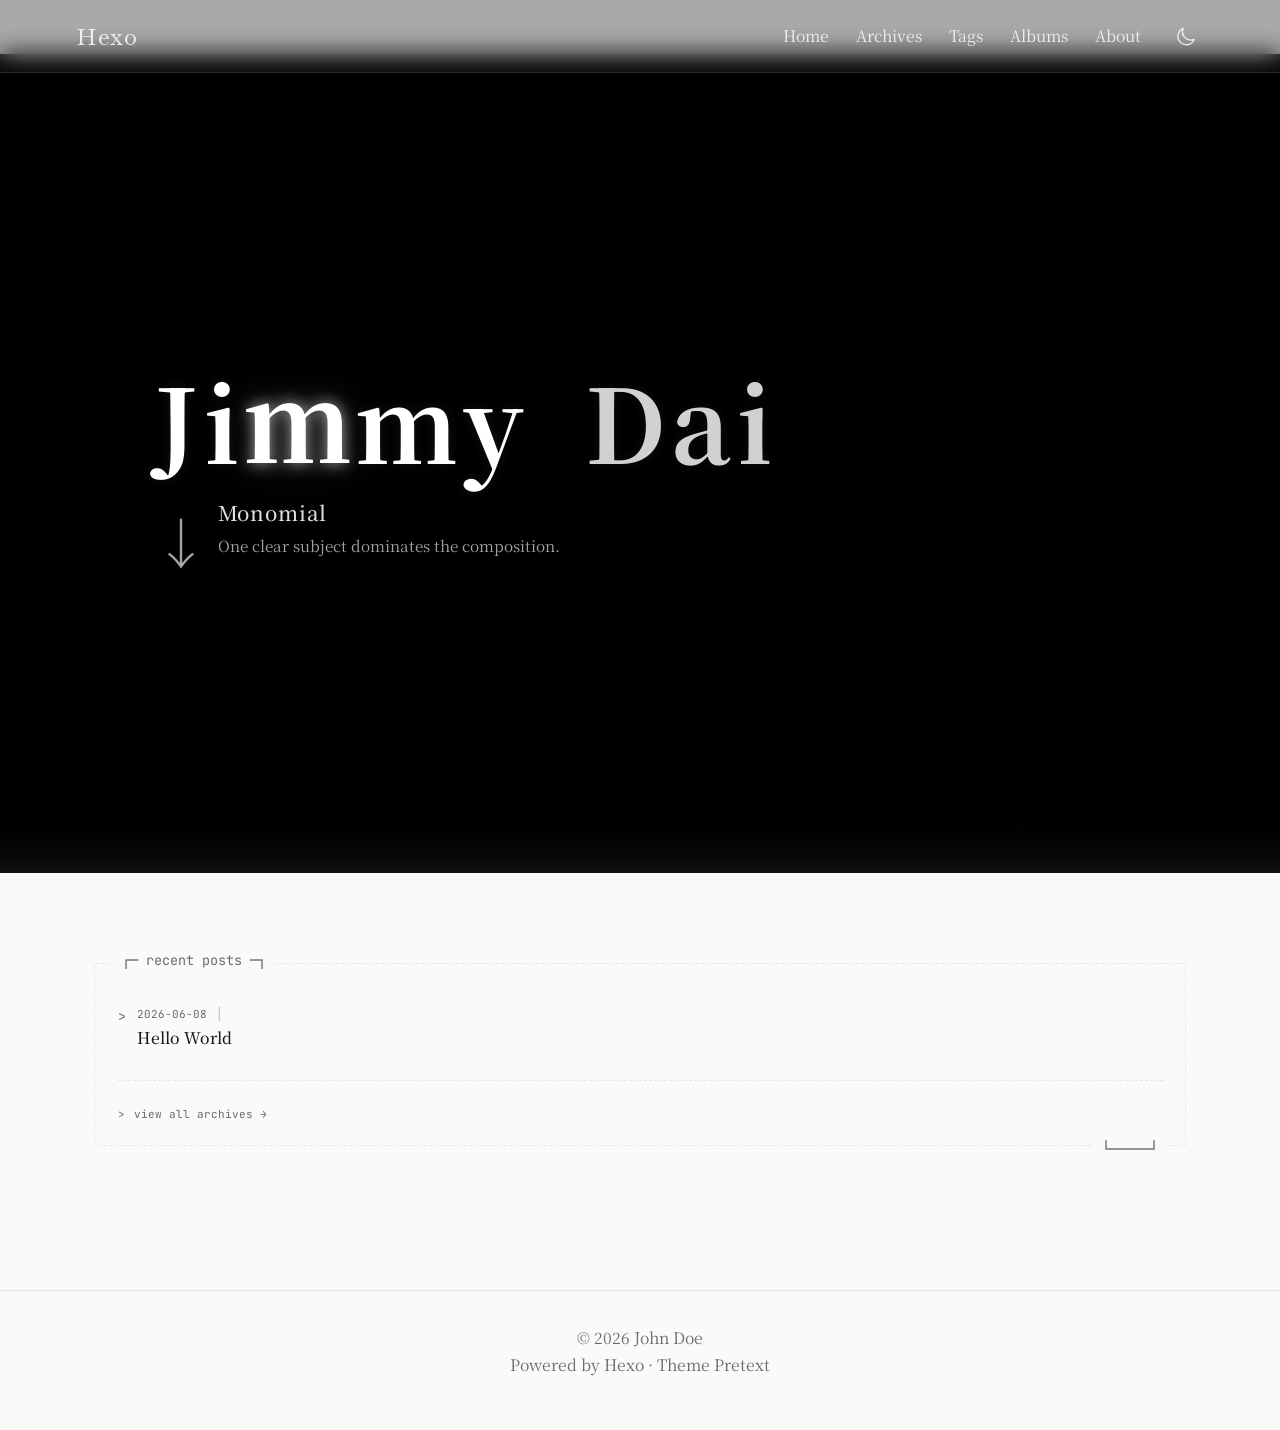
<file: index.html>
<!DOCTYPE html>
<html lang="en">
<head>
  <meta charset="utf-8">
<meta name="viewport" content="width=device-width, initial-scale=1, maximum-scale=5">
<title>Albums | Hexo</title>


<meta name="author" content="John Doe">
<meta property="og:type" content="website">
<meta property="og:title" content="Albums">
<meta property="og:site_name" content="Hexo">

<link rel="icon" href="/favicon.png" type="image/png">
<link rel="canonical" href="http://example.com/album_direct/index.html">

<link rel="alternate" href="/atom.xml" title="Hexo" type="application/atom+xml">




<link rel="preconnect" href="https://fonts.googleapis.com">
<link rel="preconnect" href="https://fonts.gstatic.com" crossorigin>
<link href="https://fonts.googleapis.com/css2?family=JetBrains+Mono:wght@400;500;700&family=Noto+Serif+JP:wght@400;500;700&family=Noto+Serif+SC:wght@400;500;700&family=Shippori+Mincho:wght@400;500;700&display=swap" rel="stylesheet">



<link rel="stylesheet" href="/css/style.css">



<script>
(function(){
  var t = localStorage.getItem('theme');
  if (t === 'dark' || (!t && window.matchMedia('(prefers-color-scheme: dark)').matches)) {
    document.documentElement.classList.add('dark');
  }
})();
</script>



<meta name="generator" content="Hexo 8.1.2"></head>
<body class="bg-bg-light dark:bg-bg-dark text-text-primary dark:text-text-primary-dark font-body leading-relaxed min-h-screen flex flex-col ">
  <header class="site-header w-full border-b border-border-light dark:border-border-dark">
  <nav class="max-w-wide mx-auto px-4 sm:px-6 lg:px-8 h-16 flex items-center justify-between">
    <a href="/" class="font-heading text-xl font-medium tracking-wide hover:text-accent dark:hover:text-accent-dark transition-colors">
      Hexo
    </a>
    <div class="flex items-center gap-6">
      <ul class="hidden sm:flex items-center gap-6 text-sm">
        
        <li>
          <a href="/" class="text-text-secondary dark:text-text-secondary-dark hover:text-accent dark:hover:text-accent-dark transition-colors">
            Home
          </a>
        </li>
        
        <li>
          <a href="/archives" class="text-text-secondary dark:text-text-secondary-dark hover:text-accent dark:hover:text-accent-dark transition-colors">
            Archives
          </a>
        </li>
        
        <li>
          <a href="/tags" class="text-text-secondary dark:text-text-secondary-dark hover:text-accent dark:hover:text-accent-dark transition-colors">
            Tags
          </a>
        </li>
        
        <li>
          <a href="/album_direct" class="text-text-secondary dark:text-text-secondary-dark hover:text-accent dark:hover:text-accent-dark transition-colors">
            Albums
          </a>
        </li>
        
        <li>
          <a href="/about" class="text-text-secondary dark:text-text-secondary-dark hover:text-accent dark:hover:text-accent-dark transition-colors">
            About
          </a>
        </li>
        
      </ul>
      <button id="dark-mode-toggle" class="p-1.5 text-text-secondary dark:text-text-secondary-dark hover:text-accent dark:hover:text-accent-dark transition-colors" aria-label="Toggle dark mode">
  <svg class="w-5 h-5 dark:hidden" fill="none" stroke="currentColor" viewBox="0 0 24 24"><path stroke-linecap="round" stroke-linejoin="round" stroke-width="1.5" d="M20.354 15.354A9 9 0 018.646 3.646 9.003 9.003 0 0012 21a9.003 9.003 0 008.354-5.646z"/></svg>
  <svg class="w-5 h-5 hidden dark:block" fill="none" stroke="currentColor" viewBox="0 0 24 24"><path stroke-linecap="round" stroke-linejoin="round" stroke-width="1.5" d="M12 3v1m0 16v1m9-9h-1M4 12H3m15.364 6.364l-.707-.707M6.343 6.343l-.707-.707m12.728 0l-.707.707M6.343 17.657l-.707.707M16 12a4 4 0 11-8 0 4 4 0 018 0z"/></svg>
</button>

      <button id="mobile-menu-btn" class="sm:hidden p-1 text-text-secondary dark:text-text-secondary-dark" aria-label="Home">
        <svg class="w-6 h-6" fill="none" stroke="currentColor" viewBox="0 0 24 24"><path stroke-linecap="round" stroke-linejoin="round" stroke-width="1.5" d="M4 6h16M4 12h16M4 18h16"/></svg>
      </button>
    </div>
  </nav>
  <div id="mobile-menu" class="sm:hidden hidden border-t border-border-light dark:border-border-dark">
    <ul class="px-4 py-3 space-y-2">
      
      <li>
        <a href="/" class="block py-1 text-sm text-text-secondary dark:text-text-secondary-dark hover:text-accent dark:hover:text-accent-dark transition-colors">
          Home
        </a>
      </li>
      
      <li>
        <a href="/archives" class="block py-1 text-sm text-text-secondary dark:text-text-secondary-dark hover:text-accent dark:hover:text-accent-dark transition-colors">
          Archives
        </a>
      </li>
      
      <li>
        <a href="/tags" class="block py-1 text-sm text-text-secondary dark:text-text-secondary-dark hover:text-accent dark:hover:text-accent-dark transition-colors">
          Tags
        </a>
      </li>
      
      <li>
        <a href="/album_direct" class="block py-1 text-sm text-text-secondary dark:text-text-secondary-dark hover:text-accent dark:hover:text-accent-dark transition-colors">
          Albums
        </a>
      </li>
      
      <li>
        <a href="/about" class="block py-1 text-sm text-text-secondary dark:text-text-secondary-dark hover:text-accent dark:hover:text-accent-dark transition-colors">
          About
        </a>
      </li>
      
    </ul>
  </div>
</header>

  <main class="flex-1 w-full max-w-wide mx-auto px-4 sm:px-6 lg:px-8 py-8 sm:py-12">
    

<section class="homepage-hero">
  <div class="hero-video-wrap">
  <video
    class="hero-bg-video"
    autoplay
    muted
    playsinline
    preload="auto"
  >
    <source src="/videos/homepage.mp4" type="video/mp4">
  </video>

  <div class="hero-dark-overlay"></div>
  <div class="film-overlay"></div>

  <div class="hero-title">
    <h1 class="hero-name" aria-label="Jimmy Dai">
      <span class="hero-letter" data-letter="J">J</span><span class="hero-letter" data-letter="I">i</span><span class="hero-letter" data-letter="M">m</span><span class="hero-letter" data-letter="M">m</span><span class="hero-letter" data-letter="Y">y</span>
      <span class="hero-dai">Dai</span>
    </h1>

    <div class="hero-scroll">↓</div>

    <div class="hero-concept">
      <div class="hero-concept-word" id="hero-concept-word">Explore freely.</div>
      <div class="hero-concept-desc" id="hero-concept-desc">Some things only appear along the way.</div>
    </div>
  </div>
</div>

<script>
document.addEventListener("DOMContentLoaded", () => {
  const video = document.querySelector(".hero-bg-video");
  const letters = document.querySelectorAll(".hero-letter");
  const conceptWord = document.querySelector("#hero-concept-word");
  const conceptDesc = document.querySelector("#hero-concept-desc");

  if (!video || !letters.length || !conceptWord || !conceptDesc) return;

  // 390-frame / 45.5s timeline generated from the new final CSV.
  const timeline = [{"start":0.0,"end":0.117,"album":"Monomial"},{"start":0.117,"end":0.233,"album":"Monomial"},{"start":0.233,"end":0.35,"album":"Monomial"},{"start":0.35,"end":0.467,"album":"Monomial"},{"start":0.467,"end":0.583,"album":"Magnitude"},{"start":0.583,"end":0.7,"album":"Jacobi Matrix"},{"start":0.7,"end":0.817,"album":"Yardstick Metric"},{"start":0.817,"end":0.933,"album":"Yardstick Metric"},{"start":0.933,"end":1.05,"album":"Mode"},{"start":1.05,"end":1.167,"album":"Intersection"},{"start":1.167,"end":1.283,"album":"Monomial"},{"start":1.283,"end":1.4,"album":"Mode"},{"start":1.4,"end":1.517,"album":"Monomial"},{"start":1.517,"end":1.633,"album":"Yardstick Metric"},{"start":1.633,"end":1.75,"album":"Monomial"},{"start":1.75,"end":1.867,"album":"Yardstick Metric"},{"start":1.867,"end":1.983,"album":"Yardstick Metric"},{"start":1.983,"end":2.1,"album":"Yardstick Metric"},{"start":2.1,"end":2.217,"album":"Intersection"},{"start":2.217,"end":2.333,"album":"Yardstick Metric"},{"start":2.333,"end":2.45,"album":"Intersection"},{"start":2.45,"end":2.567,"album":"Magnitude"},{"start":2.567,"end":2.683,"album":"Intersection"},{"start":2.683,"end":2.8,"album":"Monomial"},{"start":2.8,"end":2.917,"album":"Intersection"},{"start":2.917,"end":3.033,"album":"Monomial"},{"start":3.033,"end":3.15,"album":"Intersection"},{"start":3.15,"end":3.267,"album":"Yardstick Metric"},{"start":3.267,"end":3.383,"album":"Intersection"},{"start":3.383,"end":3.5,"album":"Magnitude"},{"start":3.5,"end":3.617,"album":"Monomial"},{"start":3.617,"end":3.733,"album":"Intersection"},{"start":3.733,"end":3.85,"album":"Mode"},{"start":3.85,"end":3.967,"album":"Jacobi Matrix"},{"start":3.967,"end":4.083,"album":"Magnitude"},{"start":4.083,"end":4.2,"album":"Monomial"},{"start":4.2,"end":4.317,"album":"Monomial"},{"start":4.317,"end":4.433,"album":"Intersection"},{"start":4.433,"end":4.55,"album":"Monomial"},{"start":4.55,"end":4.667,"album":"Monomial"},{"start":4.667,"end":4.783,"album":"Monomial"},{"start":4.783,"end":4.9,"album":"Monomial"},{"start":4.9,"end":5.017,"album":"Jacobi Matrix"},{"start":5.017,"end":5.133,"album":"Yardstick Metric"},{"start":5.133,"end":5.25,"album":"Jacobi Matrix"},{"start":5.25,"end":5.367,"album":"Intersection"},{"start":5.367,"end":5.483,"album":"Yardstick Metric"},{"start":5.483,"end":5.6,"album":"Intersection"},{"start":5.6,"end":5.717,"album":"Monomial"},{"start":5.717,"end":5.833,"album":"Monomial"},{"start":5.833,"end":5.95,"album":"Monomial"},{"start":5.95,"end":6.067,"album":"Yardstick Metric"},{"start":6.067,"end":6.183,"album":"Jacobi Matrix"},{"start":6.183,"end":6.3,"album":"Monomial"},{"start":6.3,"end":6.417,"album":"Monomial"},{"start":6.417,"end":6.533,"album":"Jacobi Matrix"},{"start":6.533,"end":6.65,"album":"Intersection"},{"start":6.65,"end":6.767,"album":"Jacobi Matrix"},{"start":6.767,"end":6.883,"album":"Monomial"},{"start":6.883,"end":7.0,"album":"Jacobi Matrix"},{"start":7.0,"end":7.117,"album":"Intersection"},{"start":7.117,"end":7.233,"album":"Monomial"},{"start":7.233,"end":7.35,"album":"Magnitude"},{"start":7.35,"end":7.467,"album":"Monomial"},{"start":7.467,"end":7.583,"album":"Monomial"},{"start":7.583,"end":7.7,"album":"Intersection"},{"start":7.7,"end":7.817,"album":"Mode"},{"start":7.817,"end":7.933,"album":"Jacobi Matrix"},{"start":7.933,"end":8.05,"album":"Jacobi Matrix"},{"start":8.05,"end":8.167,"album":"Yardstick Metric"},{"start":8.167,"end":8.283,"album":"Mode"},{"start":8.283,"end":8.4,"album":"Jacobi Matrix"},{"start":8.4,"end":8.517,"album":"Yardstick Metric"},{"start":8.517,"end":8.633,"album":"Mode"},{"start":8.633,"end":8.75,"album":"Mode"},{"start":8.75,"end":8.867,"album":"Monomial"},{"start":8.867,"end":8.983,"album":"Monomial"},{"start":8.983,"end":9.1,"album":"Jacobi Matrix"},{"start":9.1,"end":9.217,"album":"Intersection"},{"start":9.217,"end":9.333,"album":"Magnitude"},{"start":9.333,"end":9.45,"album":"Magnitude"},{"start":9.45,"end":9.567,"album":"Jacobi Matrix"},{"start":9.567,"end":9.683,"album":"Yardstick Metric"},{"start":9.683,"end":9.8,"album":"Monomial"},{"start":9.8,"end":9.917,"album":"Monomial"},{"start":9.917,"end":10.033,"album":"Intersection"},{"start":10.033,"end":10.15,"album":"Yardstick Metric"},{"start":10.15,"end":10.267,"album":"Intersection"},{"start":10.267,"end":10.383,"album":"Monomial"},{"start":10.383,"end":10.5,"album":"Intersection"},{"start":10.5,"end":10.617,"album":"Monomial"},{"start":10.617,"end":10.733,"album":"Monomial"},{"start":10.733,"end":10.85,"album":"Magnitude"},{"start":10.85,"end":10.967,"album":"Intersection"},{"start":10.967,"end":11.083,"album":"Yardstick Metric"},{"start":11.083,"end":11.2,"album":"Jacobi Matrix"},{"start":11.2,"end":11.317,"album":"Jacobi Matrix"},{"start":11.317,"end":11.433,"album":"Monomial"},{"start":11.433,"end":11.55,"album":"Intersection"},{"start":11.55,"end":11.667,"album":"Intersection"},{"start":11.667,"end":11.783,"album":"Monomial"},{"start":11.783,"end":11.9,"album":"Monomial"},{"start":11.9,"end":12.017,"album":"Intersection"},{"start":12.017,"end":12.133,"album":"Intersection"},{"start":12.133,"end":12.25,"album":"Jacobi Matrix"},{"start":12.25,"end":12.367,"album":"Yardstick Metric"},{"start":12.367,"end":12.483,"album":"Yardstick Metric"},{"start":12.483,"end":12.6,"album":"Yardstick Metric"},{"start":12.6,"end":12.717,"album":"Mode"},{"start":12.717,"end":12.833,"album":"Monomial"},{"start":12.833,"end":12.95,"album":"Monomial"},{"start":12.95,"end":13.067,"album":"Mode"},{"start":13.067,"end":13.183,"album":"Jacobi Matrix"},{"start":13.183,"end":13.3,"album":"Mode"},{"start":13.3,"end":13.417,"album":"Monomial"},{"start":13.417,"end":13.533,"album":"Magnitude"},{"start":13.533,"end":13.65,"album":"Mode"},{"start":13.65,"end":13.767,"album":"Intersection"},{"start":13.767,"end":13.883,"album":"Magnitude"},{"start":13.883,"end":14.0,"album":"Magnitude"},{"start":14.0,"end":14.117,"album":"Magnitude"},{"start":14.117,"end":14.233,"album":"Jacobi Matrix"},{"start":14.233,"end":14.35,"album":"Monomial"},{"start":14.35,"end":14.467,"album":"Mode"},{"start":14.467,"end":14.583,"album":"Monomial"},{"start":14.583,"end":14.7,"album":"Magnitude"},{"start":14.7,"end":14.817,"album":"Magnitude"},{"start":14.817,"end":14.933,"album":"Monomial"},{"start":14.933,"end":15.05,"album":"Magnitude"},{"start":15.05,"end":15.167,"album":"Monomial"},{"start":15.167,"end":15.283,"album":"Monomial"},{"start":15.283,"end":15.4,"album":"Monomial"},{"start":15.4,"end":15.517,"album":"Monomial"},{"start":15.517,"end":15.633,"album":"Magnitude"},{"start":15.633,"end":15.75,"album":"Magnitude"},{"start":15.75,"end":15.867,"album":"Magnitude"},{"start":15.867,"end":15.983,"album":"Intersection"},{"start":15.983,"end":16.1,"album":"Intersection"},{"start":16.1,"end":16.217,"album":"Magnitude"},{"start":16.217,"end":16.333,"album":"Intersection"},{"start":16.333,"end":16.45,"album":"Monomial"},{"start":16.45,"end":16.567,"album":"Monomial"},{"start":16.567,"end":16.683,"album":"Intersection"},{"start":16.683,"end":16.8,"album":"Intersection"},{"start":16.8,"end":16.917,"album":"Intersection"},{"start":16.917,"end":17.033,"album":"Monomial"},{"start":17.033,"end":17.15,"album":"Monomial"},{"start":17.15,"end":17.267,"album":"Monomial"},{"start":17.267,"end":17.383,"album":"Monomial"},{"start":17.383,"end":17.5,"album":"Magnitude"},{"start":17.5,"end":17.617,"album":"Magnitude"},{"start":17.617,"end":17.733,"album":"Mode"},{"start":17.733,"end":17.85,"album":"Yardstick Metric"},{"start":17.85,"end":17.967,"album":"Magnitude"},{"start":17.967,"end":18.083,"album":"Yardstick Metric"},{"start":18.083,"end":18.2,"album":"Intersection"},{"start":18.2,"end":18.317,"album":"Monomial"},{"start":18.317,"end":18.433,"album":"Jacobi Matrix"},{"start":18.433,"end":18.55,"album":"Intersection"},{"start":18.55,"end":18.667,"album":"Jacobi Matrix"},{"start":18.667,"end":18.783,"album":"Yardstick Metric"},{"start":18.783,"end":18.9,"album":"Intersection"},{"start":18.9,"end":19.017,"album":"Monomial"},{"start":19.017,"end":19.133,"album":"Jacobi Matrix"},{"start":19.133,"end":19.25,"album":"Yardstick Metric"},{"start":19.25,"end":19.367,"album":"Intersection"},{"start":19.367,"end":19.483,"album":"Yardstick Metric"},{"start":19.483,"end":19.6,"album":"Yardstick Metric"},{"start":19.6,"end":19.717,"album":"Jacobi Matrix"},{"start":19.717,"end":19.833,"album":"Monomial"},{"start":19.833,"end":19.95,"album":"Jacobi Matrix"},{"start":19.95,"end":20.067,"album":"Yardstick Metric"},{"start":20.067,"end":20.183,"album":"Jacobi Matrix"},{"start":20.183,"end":20.3,"album":"Yardstick Metric"},{"start":20.3,"end":20.417,"album":"Intersection"},{"start":20.417,"end":20.533,"album":"Mode"},{"start":20.533,"end":20.65,"album":"Yardstick Metric"},{"start":20.65,"end":20.767,"album":"Jacobi Matrix"},{"start":20.767,"end":20.883,"album":"Monomial"},{"start":20.883,"end":21.0,"album":"Yardstick Metric"},{"start":21.0,"end":21.117,"album":"Intersection"},{"start":21.117,"end":21.233,"album":"Monomial"},{"start":21.233,"end":21.35,"album":"Magnitude"},{"start":21.35,"end":21.467,"album":"Monomial"},{"start":21.467,"end":21.583,"album":"Yardstick Metric"},{"start":21.583,"end":21.7,"album":"Mode"},{"start":21.7,"end":21.817,"album":"Yardstick Metric"},{"start":21.817,"end":21.933,"album":"Intersection"},{"start":21.933,"end":22.05,"album":"Yardstick Metric"},{"start":22.05,"end":22.167,"album":"Mode"},{"start":22.167,"end":22.283,"album":"Magnitude"},{"start":22.283,"end":22.4,"album":"Magnitude"},{"start":22.4,"end":22.517,"album":"Magnitude"},{"start":22.517,"end":22.633,"album":"Intersection"},{"start":22.633,"end":22.75,"album":"Mode"},{"start":22.75,"end":22.867,"album":"Jacobi Matrix"},{"start":22.867,"end":22.983,"album":"Intersection"},{"start":22.983,"end":23.1,"album":"Yardstick Metric"},{"start":23.1,"end":23.217,"album":"Mode"},{"start":23.217,"end":23.333,"album":"Monomial"},{"start":23.333,"end":23.45,"album":"Jacobi Matrix"},{"start":23.45,"end":23.567,"album":"Jacobi Matrix"},{"start":23.567,"end":23.683,"album":"Mode"},{"start":23.683,"end":23.8,"album":"Monomial"},{"start":23.8,"end":23.917,"album":"Yardstick Metric"},{"start":23.917,"end":24.033,"album":"Monomial"},{"start":24.033,"end":24.15,"album":"Jacobi Matrix"},{"start":24.15,"end":24.267,"album":"Mode"},{"start":24.267,"end":24.383,"album":"Yardstick Metric"},{"start":24.383,"end":24.5,"album":"Monomial"},{"start":24.5,"end":24.617,"album":"Yardstick Metric"},{"start":24.617,"end":24.733,"album":"Monomial"},{"start":24.733,"end":24.85,"album":"Intersection"},{"start":24.85,"end":24.967,"album":"Jacobi Matrix"},{"start":24.967,"end":25.083,"album":"Monomial"},{"start":25.083,"end":25.2,"album":"Magnitude"},{"start":25.2,"end":25.317,"album":"Jacobi Matrix"},{"start":25.317,"end":25.433,"album":"Monomial"},{"start":25.433,"end":25.55,"album":"Intersection"},{"start":25.55,"end":25.667,"album":"Monomial"},{"start":25.667,"end":25.783,"album":"Intersection"},{"start":25.783,"end":25.9,"album":"Monomial"},{"start":25.9,"end":26.017,"album":"Monomial"},{"start":26.017,"end":26.133,"album":"Monomial"},{"start":26.133,"end":26.25,"album":"Intersection"},{"start":26.25,"end":26.367,"album":"Yardstick Metric"},{"start":26.367,"end":26.483,"album":"Monomial"},{"start":26.483,"end":26.6,"album":"Monomial"},{"start":26.6,"end":26.717,"album":"Monomial"},{"start":26.717,"end":26.833,"album":"Jacobi Matrix"},{"start":26.833,"end":26.95,"album":"Monomial"},{"start":26.95,"end":27.067,"album":"Mode"},{"start":27.067,"end":27.183,"album":"Yardstick Metric"},{"start":27.183,"end":27.3,"album":"Yardstick Metric"},{"start":27.3,"end":27.417,"album":"Intersection"},{"start":27.417,"end":27.533,"album":"Monomial"},{"start":27.533,"end":27.65,"album":"Jacobi Matrix"},{"start":27.65,"end":27.767,"album":"Jacobi Matrix"},{"start":27.767,"end":27.883,"album":"Jacobi Matrix"},{"start":27.883,"end":28.0,"album":"Mode"},{"start":28.0,"end":28.117,"album":"Intersection"},{"start":28.117,"end":28.233,"album":"Yardstick Metric"},{"start":28.233,"end":28.35,"album":"Yardstick Metric"},{"start":28.35,"end":28.467,"album":"Yardstick Metric"},{"start":28.467,"end":28.583,"album":"Jacobi Matrix"},{"start":28.583,"end":28.7,"album":"Mode"},{"start":28.7,"end":28.817,"album":"Mode"},{"start":28.817,"end":28.933,"album":"Magnitude"},{"start":28.933,"end":29.05,"album":"Mode"},{"start":29.05,"end":29.167,"album":"Jacobi Matrix"},{"start":29.167,"end":29.283,"album":"Intersection"},{"start":29.283,"end":29.4,"album":"Intersection"},{"start":29.4,"end":29.517,"album":"Intersection"},{"start":29.517,"end":29.633,"album":"Yardstick Metric"},{"start":29.633,"end":29.75,"album":"Intersection"},{"start":29.75,"end":29.867,"album":"Jacobi Matrix"},{"start":29.867,"end":29.983,"album":"Monomial"},{"start":29.983,"end":30.1,"album":"Intersection"},{"start":30.1,"end":30.217,"album":"Monomial"},{"start":30.217,"end":30.333,"album":"Intersection"},{"start":30.333,"end":30.45,"album":"Yardstick Metric"},{"start":30.45,"end":30.567,"album":"Monomial"},{"start":30.567,"end":30.683,"album":"Yardstick Metric"},{"start":30.683,"end":30.8,"album":"Yardstick Metric"},{"start":30.8,"end":30.917,"album":"Monomial"},{"start":30.917,"end":31.033,"album":"Monomial"},{"start":31.033,"end":31.15,"album":"Monomial"},{"start":31.15,"end":31.267,"album":"Intersection"},{"start":31.267,"end":31.383,"album":"Mode"},{"start":31.383,"end":31.5,"album":"Yardstick Metric"},{"start":31.5,"end":31.617,"album":"Intersection"},{"start":31.617,"end":31.733,"album":"Mode"},{"start":31.733,"end":31.85,"album":"Monomial"},{"start":31.85,"end":31.967,"album":"Monomial"},{"start":31.967,"end":32.083,"album":"Intersection"},{"start":32.083,"end":32.2,"album":"Mode"},{"start":32.2,"end":32.317,"album":"Jacobi Matrix"},{"start":32.317,"end":32.433,"album":"Mode"},{"start":32.433,"end":32.55,"album":"Mode"},{"start":32.55,"end":32.667,"album":"Monomial"},{"start":32.667,"end":32.783,"album":"Mode"},{"start":32.783,"end":32.9,"album":"Jacobi Matrix"},{"start":32.9,"end":33.017,"album":"Jacobi Matrix"},{"start":33.017,"end":33.133,"album":"Yardstick Metric"},{"start":33.133,"end":33.25,"album":"Intersection"},{"start":33.25,"end":33.367,"album":"Intersection"},{"start":33.367,"end":33.483,"album":"Monomial"},{"start":33.483,"end":33.6,"album":"Intersection"},{"start":33.6,"end":33.717,"album":"Monomial"},{"start":33.717,"end":33.833,"album":"Jacobi Matrix"},{"start":33.833,"end":33.95,"album":"Magnitude"},{"start":33.95,"end":34.067,"album":"Intersection"},{"start":34.067,"end":34.183,"album":"Monomial"},{"start":34.183,"end":34.3,"album":"Intersection"},{"start":34.3,"end":34.417,"album":"Jacobi Matrix"},{"start":34.417,"end":34.533,"album":"Mode"},{"start":34.533,"end":34.65,"album":"Mode"},{"start":34.65,"end":34.767,"album":"Monomial"},{"start":34.767,"end":34.883,"album":"Monomial"},{"start":34.883,"end":35.0,"album":"Mode"},{"start":35.0,"end":35.117,"album":"Intersection"},{"start":35.117,"end":35.233,"album":"Monomial"},{"start":35.233,"end":35.35,"album":"Jacobi Matrix"},{"start":35.35,"end":35.467,"album":"Monomial"},{"start":35.467,"end":35.583,"album":"Yardstick Metric"},{"start":35.583,"end":35.7,"album":"Jacobi Matrix"},{"start":35.7,"end":35.817,"album":"Yardstick Metric"},{"start":35.817,"end":35.933,"album":"Monomial"},{"start":35.933,"end":36.05,"album":"Monomial"},{"start":36.05,"end":36.167,"album":"Mode"},{"start":36.167,"end":36.283,"album":"Monomial"},{"start":36.283,"end":36.4,"album":"Intersection"},{"start":36.4,"end":36.517,"album":"Intersection"},{"start":36.517,"end":36.633,"album":"Jacobi Matrix"},{"start":36.633,"end":36.75,"album":"Jacobi Matrix"},{"start":36.75,"end":36.867,"album":"Mode"},{"start":36.867,"end":36.983,"album":"Jacobi Matrix"},{"start":36.983,"end":37.1,"album":"Intersection"},{"start":37.1,"end":37.217,"album":"Jacobi Matrix"},{"start":37.217,"end":37.333,"album":"Monomial"},{"start":37.333,"end":37.45,"album":"Monomial"},{"start":37.45,"end":37.567,"album":"Mode"},{"start":37.567,"end":37.683,"album":"Monomial"},{"start":37.683,"end":37.8,"album":"Intersection"},{"start":37.8,"end":37.917,"album":"Yardstick Metric"},{"start":37.917,"end":38.033,"album":"Mode"},{"start":38.033,"end":38.15,"album":"Mode"},{"start":38.15,"end":38.267,"album":"Monomial"},{"start":38.267,"end":38.383,"album":"Monomial"},{"start":38.383,"end":38.5,"album":"Monomial"},{"start":38.5,"end":38.617,"album":"Monomial"},{"start":38.617,"end":38.733,"album":"Jacobi Matrix"},{"start":38.733,"end":38.85,"album":"Intersection"},{"start":38.85,"end":38.967,"album":"Intersection"},{"start":38.967,"end":39.083,"album":"Yardstick Metric"},{"start":39.083,"end":39.2,"album":"Mode"},{"start":39.2,"end":39.317,"album":"Magnitude"},{"start":39.317,"end":39.433,"album":"Jacobi Matrix"},{"start":39.433,"end":39.55,"album":"Intersection"},{"start":39.55,"end":39.667,"album":"Magnitude"},{"start":39.667,"end":39.783,"album":"Magnitude"},{"start":39.783,"end":39.9,"album":""},{"start":39.9,"end":40.017,"album":"Magnitude"},{"start":40.017,"end":40.133,"album":"Mode"},{"start":40.133,"end":40.25,"album":"Monomial"},{"start":40.25,"end":40.367,"album":"Magnitude"},{"start":40.367,"end":40.483,"album":"Jacobi Matrix"},{"start":40.483,"end":40.6,"album":"Monomial"},{"start":40.6,"end":40.717,"album":"Magnitude"},{"start":40.717,"end":40.833,"album":"Magnitude"},{"start":40.833,"end":40.95,"album":"Magnitude"},{"start":40.95,"end":41.067,"album":"Yardstick Metric"},{"start":41.067,"end":41.183,"album":"Jacobi Matrix"},{"start":41.183,"end":41.3,"album":"Mode"},{"start":41.3,"end":41.417,"album":"Yardstick Metric"},{"start":41.417,"end":41.533,"album":"Magnitude"},{"start":41.533,"end":41.65,"album":"Intersection"},{"start":41.65,"end":41.767,"album":"Intersection"},{"start":41.767,"end":41.883,"album":"Monomial"},{"start":41.883,"end":42.0,"album":"Monomial"},{"start":42.0,"end":42.117,"album":"Yardstick Metric"},{"start":42.117,"end":42.233,"album":"Intersection"},{"start":42.233,"end":42.35,"album":"Yardstick Metric"},{"start":42.35,"end":42.467,"album":"Mode"},{"start":42.467,"end":42.583,"album":"Monomial"},{"start":42.583,"end":42.7,"album":"Magnitude"},{"start":42.7,"end":42.817,"album":"Monomial"},{"start":42.817,"end":42.933,"album":"Yardstick Metric"},{"start":42.933,"end":43.05,"album":"Intersection"},{"start":43.05,"end":43.167,"album":"Jacobi Matrix"},{"start":43.167,"end":43.283,"album":"Monomial"},{"start":43.283,"end":43.4,"album":"Monomial"},{"start":43.4,"end":43.517,"album":"Monomial"},{"start":43.517,"end":43.633,"album":"Monomial"},{"start":43.633,"end":43.75,"album":"Yardstick Metric"},{"start":43.75,"end":43.867,"album":"Monomial"},{"start":43.867,"end":43.983,"album":"Jacobi Matrix"},{"start":43.983,"end":44.1,"album":"Intersection"},{"start":44.1,"end":44.217,"album":"Mode"},{"start":44.217,"end":44.333,"album":"Intersection"},{"start":44.333,"end":44.45,"album":"Monomial"},{"start":44.45,"end":44.567,"album":"Magnitude"},{"start":44.567,"end":44.683,"album":"Intersection"},{"start":44.683,"end":44.8,"album":"Intersection"},{"start":44.8,"end":44.917,"album":"Jacobi Matrix"},{"start":44.917,"end":45.033,"album":"Intersection"},{"start":45.033,"end":45.15,"album":"Intersection"},{"start":45.15,"end":45.267,"album":"Monomial"},{"start":45.267,"end":45.383,"album":"Intersection"},{"start":45.383,"end":45.5,"album":"Monomial"}];

  const albumInfo = {
    "Jacobi Matrix": {
      letter: "J",
      word: "Jacobi Matrix",
      desc: "Perspective, viewpoint change, and visual transformation."
    },
    "Intersection": {
      letter: "I",
      word: "Intersection",
      desc: "Lines, objects, or people meeting in the frame."
    },
    "Mode": {
      letter: "M",
      word: "Mode",
      desc: "A repeated pattern, with something that stands apart."
    },
    "Magnitude": {
      letter: "M",
      word: "Magnitude",
      desc: "Direction, motion, force, or visual intensity."
    },
    "Monomial": {
      letter: "M",
      word: "Monomial",
      desc: "One clear subject dominates the composition."
    },
    "Yardstick Metric": {
      letter: "Y",
      word: "Yardstick Metric",
      desc: "Scale, distance, and size relationships."
    }
  };

  const timelineEnd = timeline.length ? timeline[timeline.length - 1].end : 0;
  const SLOT = timeline.length ? timelineEnd / timeline.length : 7 / 60;
  let currentAlbum = "";
  let stopTimer = null;
  let wrapRAF = null;

  function getAlbumAtTime(time) {
    if (!timeline.length || timelineEnd <= 0) return "";

    const t = ((time % timelineEnd) + timelineEnd) % timelineEnd;
    const index = Math.min(
      timeline.length - 1,
      Math.floor(t / SLOT)
    );

    // One legacy frame (DSC_8857) has no Album classification.
    // Keep the previous concept instead of flashing blank.
    return timeline[index].album || currentAlbum || "";
  }

  function setAlbum(album) {
    if (!album || album === currentAlbum) return;

    currentAlbum = album;
    const info = albumInfo[album];
    if (!info) return;

    letters.forEach((letter) => letter.classList.remove("active"));

    if (info.letter === "M") {
      const mLetters = Array.from(letters).filter(
        (letter) => letter.dataset.letter === "M"
      );
      if (mLetters.length) {
        const randomM = mLetters[Math.floor(Math.random() * mLetters.length)];
        randomM.classList.add("active");
      }
    } else {
      const targetLetter = Array.from(letters).find(
        (letter) => letter.dataset.letter === info.letter
      );
      if (targetLetter) targetLetter.classList.add("active");
    }

    conceptWord.textContent = info.word;
    conceptDesc.textContent = info.desc;

    conceptWord.classList.remove("switching");
    conceptDesc.classList.remove("switching");
    void conceptWord.offsetWidth;
    void conceptDesc.offsetWidth;
    conceptWord.classList.add("switching");
    conceptDesc.classList.add("switching");
  }

  function syncHeroText() {
    setAlbum(getAlbumAtTime(video.currentTime));
    requestAnimationFrame(syncHeroText);
  }

  function randomTextureStart() {
    // Uniform random selection across ALL 390 texture slots.
    const index = Math.floor(Math.random() * timeline.length);

    // Start near the beginning of the selected slot, with a tiny random
    // offset that stays safely inside that texture frame.
    const item = timeline[index];
    const padding = Math.min(0.015, Math.max(0, (item.end - item.start) * 0.15));
    const safeSpan = Math.max(0, (item.end - item.start) - padding * 2);
    return item.start + padding + Math.random() * safeSpan;
  }

  function startRandomRun() {
    if (!timeline.length || timelineEnd <= 0) return;

    clearTimeout(stopTimer);
    if (wrapRAF) cancelAnimationFrame(wrapRAF);

    const start = randomTextureStart();

    // Wider duration range: 1.0–4.0 seconds.
    const playLength = 1.0 + Math.random() * 3.0;

    video.currentTime = start;
    video.classList.remove("paused");
    setAlbum(getAlbumAtTime(start));

    // Allow a run that starts near the end to wrap back to the beginning,
    // so the last textures have the same chance as the first textures.
    const watchWrap = () => {
      if (!video.paused) {
        if (video.currentTime >= timelineEnd - 0.03) {
          video.currentTime = 0;
        }
        wrapRAF = requestAnimationFrame(watchWrap);
      }
    };

    const playPromise = video.play();
    if (playPromise && typeof playPromise.catch === "function") {
      playPromise.catch(() => {
        // Muted autoplay normally succeeds. If browser blocks it,
        // keep the randomly selected still frame visible.
        video.pause();
        video.classList.add("paused");
        setAlbum(getAlbumAtTime(video.currentTime));
      });
    }

    wrapRAF = requestAnimationFrame(watchWrap);

    stopTimer = setTimeout(() => {
      video.pause();
      if (wrapRAF) cancelAnimationFrame(wrapRAF);
      wrapRAF = null;

      // Snap the frozen state to the texture currently visible.
      video.classList.add("paused");
      setAlbum(getAlbumAtTime(video.currentTime));
    }, playLength * 1000);
  }

  video.addEventListener("loadedmetadata", startRandomRun, { once: true });

  // Covers cached-video cases where metadata is already available
  // before this script attaches the event listener.
  if (video.readyState >= 1) {
    startRandomRun();
  }

  requestAnimationFrame(syncHeroText);
});
</script>

</section>

<section class="homepage-posts">
  <div class="max-w-wide mx-auto px-4">
    <div class="relative border border-dashed border-border-light dark:border-border-dark rounded-sm">
      <div class="absolute -top-3 left-4 px-2 bg-bg-light dark:bg-bg-dark font-mono text-xs text-text-secondary dark:text-text-secondary-dark">
        &#x250C;&#x2500; recent posts &#x2500;&#x2510;
      </div>

      <div class="px-5 pt-6 pb-4">
        <ul class="space-y-0">
          
          <li class="group">
            <a href="/2026/06/08/hello-world/" class="block py-3  hover:border-accent dark:hover:border-accent-dark transition-colors">
              <div class="flex items-start gap-2.5">
                <span class="font-mono text-xs text-text-secondary dark:text-text-secondary-dark mt-0.5 flex-shrink-0 group-hover:text-accent dark:group-hover:text-accent-dark transition-colors">&gt;</span>
                <div class="flex-1 min-w-0">
                  <div class="flex items-center gap-2 mb-0.5">
                    <time class="font-mono text-[11px] text-text-secondary dark:text-text-secondary-dark tabular-nums flex-shrink-0" datetime="2026-06-09T04:19:07.107Z">
                      2026-06-08
                    </time>
                    <span class="font-mono text-[11px] text-text-secondary dark:text-text-secondary-dark opacity-40">&#x2502;</span>
                  </div>

                  <h2 class="text-sm font-medium leading-snug group-hover:text-accent dark:group-hover:text-accent-dark transition-colors">
                    Hello World
                  </h2>

                  
                </div>
              </div>
            </a>
          </li>
          
        </ul>

        <div class="mt-4 pt-3 border-t border-dashed border-border-light dark:border-border-dark">
          <a href="/archives" class="inline-flex items-center gap-2 font-mono text-[11px] text-text-secondary dark:text-text-secondary-dark hover:text-accent dark:hover:text-accent-dark transition-colors">
            <span>&gt;</span>
            <span>view all archives &rarr;</span>
          </a>
        </div>
      </div>

      <div class="absolute -bottom-3 right-4 px-2 bg-bg-light dark:bg-bg-dark font-mono text-xs text-text-secondary dark:text-text-secondary-dark">
        &#x2514;&#x2500;&#x2500;&#x2500;&#x2500;&#x2500;&#x2518;
      </div>
    </div>
  </div>
</section>
  </main>
  <footer class="w-full border-t border-border-light dark:border-border-dark mt-auto">
  <div class="max-w-wide mx-auto px-4 sm:px-6 lg:px-8 py-8 text-center text-sm text-text-secondary dark:text-text-secondary-dark">
    <p>
      &copy; 2026 John Doe
    </p>
    <p class="mt-1">
      Powered by <a href="https://hexo.io" class="hover:text-accent dark:hover:text-accent-dark transition-colors" target="_blank" rel="noopener">Hexo</a>
      &middot;
      Theme <a href="https://github.com/hexo-theme-pretext" class="hover:text-accent dark:hover:text-accent-dark transition-colors" target="_blank" rel="noopener">Pretext</a>
    </p>
    
    <div class="mt-4 flex items-center justify-center gap-4">
      
      
      
    </div>
    
  </div>
</footer>

  
  <button id="back-to-top" class="fixed bottom-6 right-6 w-10 h-10 bg-accent dark:bg-accent-dark text-white rounded-full opacity-0 pointer-events-none transition-opacity duration-300 flex items-center justify-center hover:opacity-90 z-50" aria-label="Back to top">
    <svg class="w-5 h-5" fill="none" stroke="currentColor" viewBox="0 0 24 24"><path stroke-linecap="round" stroke-linejoin="round" stroke-width="2" d="M5 15l7-7 7 7"/></svg>
  </button>
  
  
<script src="/js/main.js"></script>

</body>
</html>
</file>
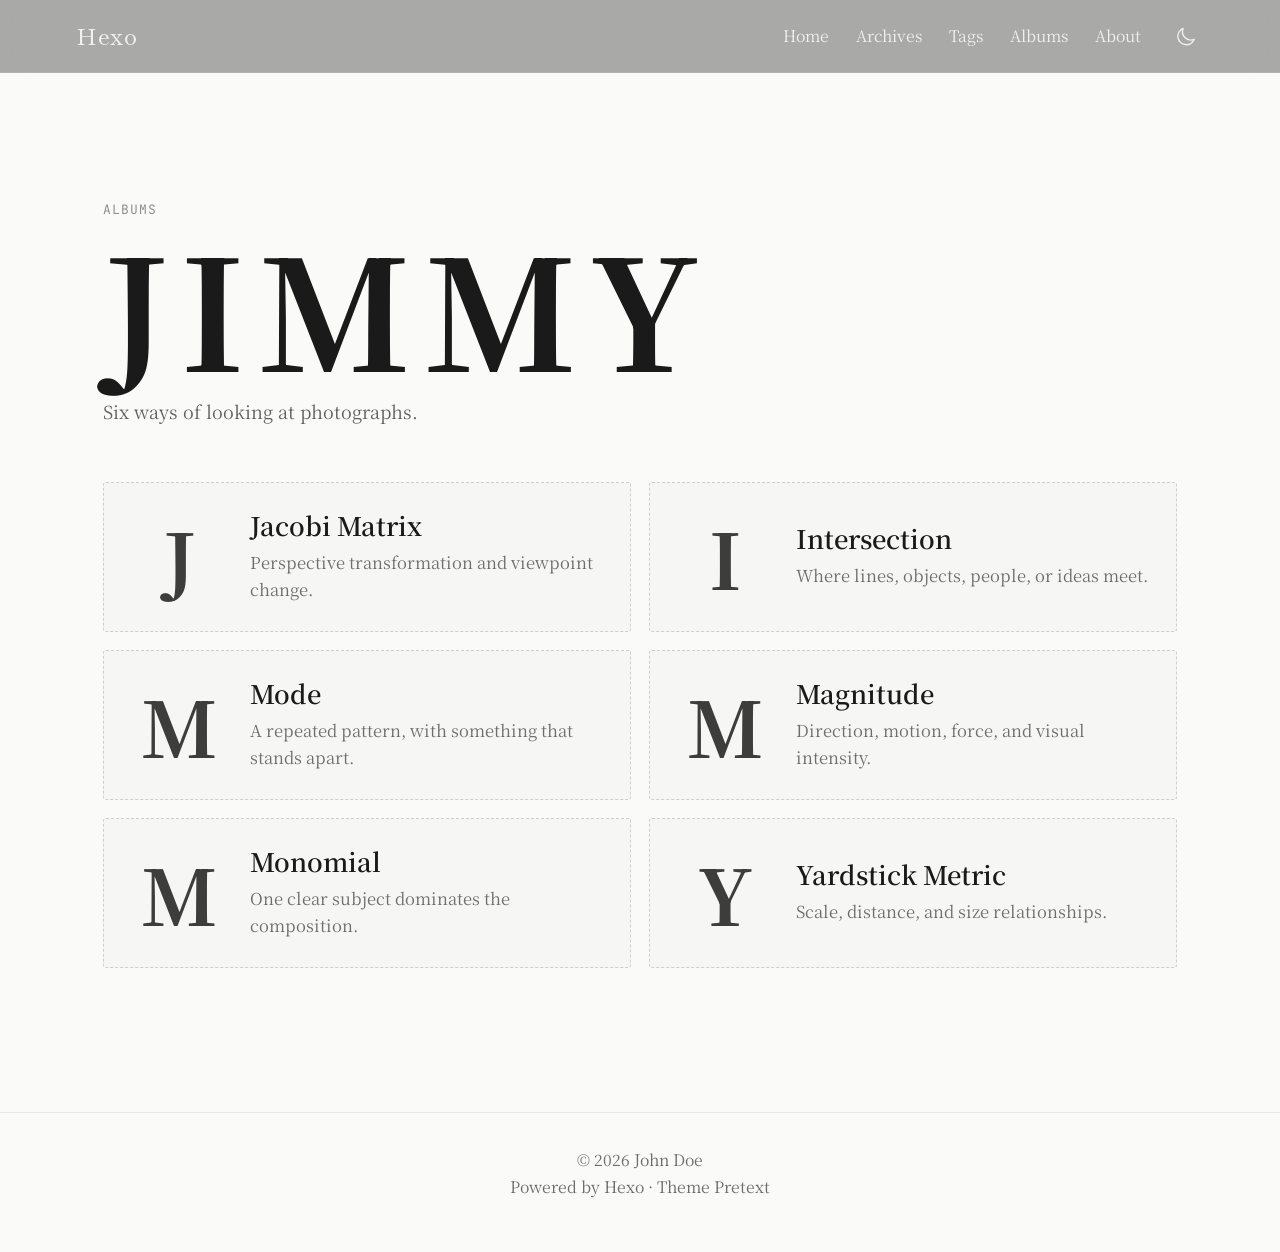
<file: album_direct/index.html>
<!DOCTYPE html>
<html lang="en">
<head>
  <meta charset="utf-8">
<meta name="viewport" content="width=device-width, initial-scale=1, maximum-scale=5">
<title>Albums | Hexo</title>


<meta name="author" content="John Doe">
<meta property="og:type" content="website">
<meta property="og:title" content="Albums">
<meta property="og:site_name" content="Hexo">

<link rel="icon" href="/favicon.png" type="image/png">
<link rel="canonical" href="http://example.com/album_direct/index.html">

<link rel="alternate" href="/atom.xml" title="Hexo" type="application/atom+xml">




<link rel="preconnect" href="https://fonts.googleapis.com">
<link rel="preconnect" href="https://fonts.gstatic.com" crossorigin>
<link href="https://fonts.googleapis.com/css2?family=JetBrains+Mono:wght@400;500;700&family=Noto+Serif+JP:wght@400;500;700&family=Noto+Serif+SC:wght@400;500;700&family=Shippori+Mincho:wght@400;500;700&display=swap" rel="stylesheet">



<link rel="stylesheet" href="/css/style.css">



<script>
(function(){
  var t = localStorage.getItem('theme');
  if (t === 'dark' || (!t && window.matchMedia('(prefers-color-scheme: dark)').matches)) {
    document.documentElement.classList.add('dark');
  }
})();
</script>



<meta name="generator" content="Hexo 8.1.2"></head>
<body class="bg-bg-light dark:bg-bg-dark text-text-primary dark:text-text-primary-dark font-body leading-relaxed min-h-screen flex flex-col ">
  <header class="site-header w-full border-b border-border-light dark:border-border-dark">
  <nav class="max-w-wide mx-auto px-4 sm:px-6 lg:px-8 h-16 flex items-center justify-between">
    <a href="/" class="font-heading text-xl font-medium tracking-wide hover:text-accent dark:hover:text-accent-dark transition-colors">
      Hexo
    </a>
    <div class="flex items-center gap-6">
      <ul class="hidden sm:flex items-center gap-6 text-sm">
        
        <li>
          <a href="/" class="text-text-secondary dark:text-text-secondary-dark hover:text-accent dark:hover:text-accent-dark transition-colors">
            Home
          </a>
        </li>
        
        <li>
          <a href="/archives" class="text-text-secondary dark:text-text-secondary-dark hover:text-accent dark:hover:text-accent-dark transition-colors">
            Archives
          </a>
        </li>
        
        <li>
          <a href="/tags" class="text-text-secondary dark:text-text-secondary-dark hover:text-accent dark:hover:text-accent-dark transition-colors">
            Tags
          </a>
        </li>
        
        <li>
          <a href="/album_direct" class="text-text-secondary dark:text-text-secondary-dark hover:text-accent dark:hover:text-accent-dark transition-colors">
            Albums
          </a>
        </li>
        
        <li>
          <a href="/about" class="text-text-secondary dark:text-text-secondary-dark hover:text-accent dark:hover:text-accent-dark transition-colors">
            About
          </a>
        </li>
        
      </ul>
      <button id="dark-mode-toggle" class="p-1.5 text-text-secondary dark:text-text-secondary-dark hover:text-accent dark:hover:text-accent-dark transition-colors" aria-label="Toggle dark mode">
  <svg class="w-5 h-5 dark:hidden" fill="none" stroke="currentColor" viewBox="0 0 24 24"><path stroke-linecap="round" stroke-linejoin="round" stroke-width="1.5" d="M20.354 15.354A9 9 0 018.646 3.646 9.003 9.003 0 0012 21a9.003 9.003 0 008.354-5.646z"/></svg>
  <svg class="w-5 h-5 hidden dark:block" fill="none" stroke="currentColor" viewBox="0 0 24 24"><path stroke-linecap="round" stroke-linejoin="round" stroke-width="1.5" d="M12 3v1m0 16v1m9-9h-1M4 12H3m15.364 6.364l-.707-.707M6.343 6.343l-.707-.707m12.728 0l-.707.707M6.343 17.657l-.707.707M16 12a4 4 0 11-8 0 4 4 0 018 0z"/></svg>
</button>

      <button id="mobile-menu-btn" class="sm:hidden p-1 text-text-secondary dark:text-text-secondary-dark" aria-label="Home">
        <svg class="w-6 h-6" fill="none" stroke="currentColor" viewBox="0 0 24 24"><path stroke-linecap="round" stroke-linejoin="round" stroke-width="1.5" d="M4 6h16M4 12h16M4 18h16"/></svg>
      </button>
    </div>
  </nav>
  <div id="mobile-menu" class="sm:hidden hidden border-t border-border-light dark:border-border-dark">
    <ul class="px-4 py-3 space-y-2">
      
      <li>
        <a href="/" class="block py-1 text-sm text-text-secondary dark:text-text-secondary-dark hover:text-accent dark:hover:text-accent-dark transition-colors">
          Home
        </a>
      </li>
      
      <li>
        <a href="/archives" class="block py-1 text-sm text-text-secondary dark:text-text-secondary-dark hover:text-accent dark:hover:text-accent-dark transition-colors">
          Archives
        </a>
      </li>
      
      <li>
        <a href="/tags" class="block py-1 text-sm text-text-secondary dark:text-text-secondary-dark hover:text-accent dark:hover:text-accent-dark transition-colors">
          Tags
        </a>
      </li>
      
      <li>
        <a href="/album_direct" class="block py-1 text-sm text-text-secondary dark:text-text-secondary-dark hover:text-accent dark:hover:text-accent-dark transition-colors">
          Albums
        </a>
      </li>
      
      <li>
        <a href="/about" class="block py-1 text-sm text-text-secondary dark:text-text-secondary-dark hover:text-accent dark:hover:text-accent-dark transition-colors">
          About
        </a>
      </li>
      
    </ul>
  </div>
</header>

  <main class="flex-1 w-full max-w-wide mx-auto px-4 sm:px-6 lg:px-8 py-8 sm:py-12">
    

<div class="album-nav-page">
  <header class="album-nav-header">
    <div class="album-label">Albums</div>
    <h1>JIMMY</h1>
    <p>Six ways of looking at photographs.</p>
  </header>

  <div class="album-nav-grid">
    
      <a class="album-nav-card" href="/albums/jacobi-matrix/">
        <div class="album-nav-letter">J</div>
        <div class="album-nav-content">
          <h2>Jacobi Matrix</h2>
          <p>Perspective transformation and viewpoint change.</p>
        </div>
      </a>
    
      <a class="album-nav-card" href="/albums/intersection/">
        <div class="album-nav-letter">I</div>
        <div class="album-nav-content">
          <h2>Intersection</h2>
          <p>Where lines, objects, people, or ideas meet.</p>
        </div>
      </a>
    
      <a class="album-nav-card" href="/albums/mode/">
        <div class="album-nav-letter">M</div>
        <div class="album-nav-content">
          <h2>Mode</h2>
          <p>A repeated pattern, with something that stands apart.</p>
        </div>
      </a>
    
      <a class="album-nav-card" href="/albums/magnitude/">
        <div class="album-nav-letter">M</div>
        <div class="album-nav-content">
          <h2>Magnitude</h2>
          <p>Direction, motion, force, and visual intensity.</p>
        </div>
      </a>
    
      <a class="album-nav-card" href="/albums/monomial/">
        <div class="album-nav-letter">M</div>
        <div class="album-nav-content">
          <h2>Monomial</h2>
          <p>One clear subject dominates the composition.</p>
        </div>
      </a>
    
      <a class="album-nav-card" href="/albums/yardstick-metric/">
        <div class="album-nav-letter">Y</div>
        <div class="album-nav-content">
          <h2>Yardstick Metric</h2>
          <p>Scale, distance, and size relationships.</p>
        </div>
      </a>
    
  </div>
</div>

  </main>
  <footer class="w-full border-t border-border-light dark:border-border-dark mt-auto">
  <div class="max-w-wide mx-auto px-4 sm:px-6 lg:px-8 py-8 text-center text-sm text-text-secondary dark:text-text-secondary-dark">
    <p>
      &copy; 2026 John Doe
    </p>
    <p class="mt-1">
      Powered by <a href="https://hexo.io" class="hover:text-accent dark:hover:text-accent-dark transition-colors" target="_blank" rel="noopener">Hexo</a>
      &middot;
      Theme <a href="https://github.com/hexo-theme-pretext" class="hover:text-accent dark:hover:text-accent-dark transition-colors" target="_blank" rel="noopener">Pretext</a>
    </p>
    
    <div class="mt-4 flex items-center justify-center gap-4">
      
      
      
    </div>
    
  </div>
</footer>

  
  <button id="back-to-top" class="fixed bottom-6 right-6 w-10 h-10 bg-accent dark:bg-accent-dark text-white rounded-full opacity-0 pointer-events-none transition-opacity duration-300 flex items-center justify-center hover:opacity-90 z-50" aria-label="Back to top">
    <svg class="w-5 h-5" fill="none" stroke="currentColor" viewBox="0 0 24 24"><path stroke-linecap="round" stroke-linejoin="round" stroke-width="2" d="M5 15l7-7 7 7"/></svg>
  </button>
  
  
<script src="/js/main.js"></script>

</body>
</html>
</file>
<file: css/style.css>
*,:after,:before{--tw-border-spacing-x:0;--tw-border-spacing-y:0;--tw-translate-x:0;--tw-translate-y:0;--tw-rotate:0;--tw-skew-x:0;--tw-skew-y:0;--tw-scale-x:1;--tw-scale-y:1;--tw-pan-x: ;--tw-pan-y: ;--tw-pinch-zoom: ;--tw-scroll-snap-strictness:proximity;--tw-gradient-from-position: ;--tw-gradient-via-position: ;--tw-gradient-to-position: ;--tw-ordinal: ;--tw-slashed-zero: ;--tw-numeric-figure: ;--tw-numeric-spacing: ;--tw-numeric-fraction: ;--tw-ring-inset: ;--tw-ring-offset-width:0px;--tw-ring-offset-color:#fff;--tw-ring-color:rgba(59,130,246,.5);--tw-ring-offset-shadow:0 0 #0000;--tw-ring-shadow:0 0 #0000;--tw-shadow:0 0 #0000;--tw-shadow-colored:0 0 #0000;--tw-blur: ;--tw-brightness: ;--tw-contrast: ;--tw-grayscale: ;--tw-hue-rotate: ;--tw-invert: ;--tw-saturate: ;--tw-sepia: ;--tw-drop-shadow: ;--tw-backdrop-blur: ;--tw-backdrop-brightness: ;--tw-backdrop-contrast: ;--tw-backdrop-grayscale: ;--tw-backdrop-hue-rotate: ;--tw-backdrop-invert: ;--tw-backdrop-opacity: ;--tw-backdrop-saturate: ;--tw-backdrop-sepia: ;--tw-contain-size: ;--tw-contain-layout: ;--tw-contain-paint: ;--tw-contain-style: }::backdrop{--tw-border-spacing-x:0;--tw-border-spacing-y:0;--tw-translate-x:0;--tw-translate-y:0;--tw-rotate:0;--tw-skew-x:0;--tw-skew-y:0;--tw-scale-x:1;--tw-scale-y:1;--tw-pan-x: ;--tw-pan-y: ;--tw-pinch-zoom: ;--tw-scroll-snap-strictness:proximity;--tw-gradient-from-position: ;--tw-gradient-via-position: ;--tw-gradient-to-position: ;--tw-ordinal: ;--tw-slashed-zero: ;--tw-numeric-figure: ;--tw-numeric-spacing: ;--tw-numeric-fraction: ;--tw-ring-inset: ;--tw-ring-offset-width:0px;--tw-ring-offset-color:#fff;--tw-ring-color:rgba(59,130,246,.5);--tw-ring-offset-shadow:0 0 #0000;--tw-ring-shadow:0 0 #0000;--tw-shadow:0 0 #0000;--tw-shadow-colored:0 0 #0000;--tw-blur: ;--tw-brightness: ;--tw-contrast: ;--tw-grayscale: ;--tw-hue-rotate: ;--tw-invert: ;--tw-saturate: ;--tw-sepia: ;--tw-drop-shadow: ;--tw-backdrop-blur: ;--tw-backdrop-brightness: ;--tw-backdrop-contrast: ;--tw-backdrop-grayscale: ;--tw-backdrop-hue-rotate: ;--tw-backdrop-invert: ;--tw-backdrop-opacity: ;--tw-backdrop-saturate: ;--tw-backdrop-sepia: ;--tw-contain-size: ;--tw-contain-layout: ;--tw-contain-paint: ;--tw-contain-style: }/*! tailwindcss v3.4.19 | MIT License | https://tailwindcss.com*/*,:after,:before{box-sizing:border-box;border:0 solid #e5e7eb}:after,:before{--tw-content:""}:host,html{line-height:1.5;-webkit-text-size-adjust:100%;-moz-tab-size:4;-o-tab-size:4;tab-size:4;font-family:ui-sans-serif,system-ui,sans-serif,Apple Color Emoji,Segoe UI Emoji,Segoe UI Symbol,Noto Color Emoji;font-feature-settings:normal;font-variation-settings:normal;-webkit-tap-highlight-color:transparent}body{margin:0;line-height:inherit}hr{height:0;color:inherit;border-top-width:1px}abbr:where([title]){-webkit-text-decoration:underline dotted;text-decoration:underline dotted}h1,h2,h3,h4,h5,h6{font-size:inherit;font-weight:inherit}a{color:inherit;text-decoration:inherit}b,strong{font-weight:bolder}code,kbd,pre,samp{font-family:JetBrains Mono,Fira Code,monospace;font-feature-settings:normal;font-variation-settings:normal;font-size:1em}small{font-size:80%}sub,sup{font-size:75%;line-height:0;position:relative;vertical-align:baseline}sub{bottom:-.25em}sup{top:-.5em}table{text-indent:0;border-color:inherit;border-collapse:collapse}button,input,optgroup,select,textarea{font-family:inherit;font-feature-settings:inherit;font-variation-settings:inherit;font-size:100%;font-weight:inherit;line-height:inherit;letter-spacing:inherit;color:inherit;margin:0;padding:0}button,select{text-transform:none}button,input:where([type=button]),input:where([type=reset]),input:where([type=submit]){-webkit-appearance:button;background-color:transparent;background-image:none}:-moz-focusring{outline:auto}:-moz-ui-invalid{box-shadow:none}progress{vertical-align:baseline}::-webkit-inner-spin-button,::-webkit-outer-spin-button{height:auto}[type=search]{-webkit-appearance:textfield;outline-offset:-2px}::-webkit-search-decoration{-webkit-appearance:none}::-webkit-file-upload-button{-webkit-appearance:button;font:inherit}summary{display:list-item}blockquote,dd,dl,figure,h1,h2,h3,h4,h5,h6,hr,p,pre{margin:0}fieldset{margin:0}fieldset,legend{padding:0}menu,ol,ul{list-style:none;margin:0;padding:0}dialog{padding:0}textarea{resize:vertical}input::-moz-placeholder,textarea::-moz-placeholder{opacity:1;color:#9ca3af}input::placeholder,textarea::placeholder{opacity:1;color:#9ca3af}[role=button],button{cursor:pointer}:disabled{cursor:default}audio,canvas,embed,iframe,img,object,svg,video{display:block;vertical-align:middle}img,video{max-width:100%;height:auto}[hidden]:where(:not([hidden=until-found])){display:none}html{font-size:16px;scroll-behavior:smooth}@media (min-width:768px){html{font-size:18px}}body{-webkit-font-smoothing:antialiased;-moz-osx-font-smoothing:grayscale}::-moz-selection{background-color:#3acce8;color:#fff}::selection{background-color:#3acce8;color:#fff}.dark ::-moz-selection{background-color:#e8563a;color:#fff}.dark ::selection{background-color:#e8563a;color:#fff}.prose p{margin-bottom:1.5em}.prose h1,.prose h2,.prose h3,.prose h4{margin-top:2em;margin-bottom:.75em}.prose h1{font-size:2em}.prose h2{font-size:1.5em}.prose h3{font-size:1.25em}.prose h4{font-size:1.1em}.prose img{max-width:100%;height:auto}.prose blockquote{padding-left:1em;border-left-width:3px;font-style:normal}.prose pre{padding:1em;overflow-x:auto;line-height:1.6}.prose code,.prose pre{font-size:.875em}.prose pre code{background:none;padding:0}.prose figure.highlight{margin:1.5em 0;overflow-x:auto}.prose figure.highlight table{width:auto;border:none}.prose figure.highlight td{border:none;padding:0}.prose figure.highlight .gutter{padding-right:.75em;text-align:right;color:#999;-webkit-user-select:none;-moz-user-select:none;user-select:none}.prose embed,.prose iframe,.prose object,.prose video{max-width:100%}.prose ol,.prose ul{padding-left:1.5em;margin-bottom:1.5em}.prose ul{list-style-type:disc}.prose ol{list-style-type:decimal}.prose li{margin-bottom:.25em}.prose table{width:100%;border-collapse:collapse;margin-bottom:1.5em}.prose td,.prose th{padding:.5em .75em;border:1px solid #e8e6e3;text-align:left}.dark .prose td,.dark .prose th{border-color:#2a2a2a}.prose th{font-weight:500;background:#f5f5f3}.dark .prose th{background:#1a1a1a}.prose hr{border:none;border-top:1px solid #e8e6e3;margin:2em 0}.dark .prose hr{border-color:#2a2a2a}.prose a{text-decoration:none;transition:color .2s}.prose a:hover{text-decoration:underline}.prose-excerpt p{margin-bottom:.75em}.prose-excerpt p:last-child{margin-bottom:0}.toc-nav ol{list-style:none;padding-left:1em}.toc-nav>ol{padding-left:0}.toc-nav a{color:inherit;text-decoration:none;transition:color .2s}.toc-nav a:hover{color:#3acce8}.dark .toc-nav a:hover{color:#e8563a}#hexo-blog-encrypt{max-width:720px;margin:0 auto;padding:3rem 0}.dark #hexo-blog-encrypt .hbe-abstract{color:#8a8a8a}.dark #hexo-blog-encrypt .hbe-input-container input[type=password]{color:#e0ded8;background:#121212;border-color:#2a2a2a}.dark #hexo-blog-encrypt .hbe-input-container input[type=password]:focus{border-color:#e8563a}.dark #hexo-blog-encrypt .hbe-input-container input[type=password]::-moz-placeholder{color:#8a8a8a}.dark #hexo-blog-encrypt .hbe-input-container input[type=password]::placeholder{color:#8a8a8a}.dark #hexo-blog-encrypt .hbe-input-container button{color:#8a8a8a;border-color:#2a2a2a}.dark #hexo-blog-encrypt .hbe-input-container button:hover{color:#e8563a;border-color:#e8563a}.pointer-events-none{pointer-events:none}.visible{visibility:visible}.fixed{position:fixed}.absolute{position:absolute}.relative{position:relative}.sticky{position:sticky}.-bottom-3{bottom:-.75rem}.-top-3{top:-.75rem}.bottom-6{bottom:1.5rem}.left-4{left:1rem}.right-4{right:1rem}.right-6{right:1.5rem}.top-3{top:.75rem}.z-10{z-index:10}.z-50{z-index:50}.order-first{order:-9999}.float-right{float:right}.mx-auto{margin-left:auto;margin-right:auto}.mb-0\.5{margin-bottom:.125rem}.mb-10{margin-bottom:2.5rem}.mb-3{margin-bottom:.75rem}.mb-4{margin-bottom:1rem}.mb-6{margin-bottom:1.5rem}.mb-8{margin-bottom:2rem}.ml-2{margin-left:.5rem}.mt-0\.5{margin-top:.125rem}.mt-1{margin-top:.25rem}.mt-12{margin-top:3rem}.mt-2{margin-top:.5rem}.mt-3{margin-top:.75rem}.mt-4{margin-top:1rem}.mt-6{margin-top:1.5rem}.mt-8{margin-top:2rem}.mt-auto{margin-top:auto}.block{display:block}.inline-block{display:inline-block}.inline{display:inline}.flex{display:flex}.inline-flex{display:inline-flex}.hidden{display:none}.h-10{height:2.5rem}.h-16{height:4rem}.h-20{height:5rem}.h-3{height:.75rem}.h-5{height:1.25rem}.h-6{height:1.5rem}.h-\[56px\]{height:56px}.h-auto{height:auto}.h-full{height:100%}.min-h-screen{min-height:100vh}.w-10{width:2.5rem}.w-20{width:5rem}.w-3{width:.75rem}.w-5{width:1.25rem}.w-6{width:1.5rem}.w-\[80px\]{width:80px}.w-full{width:100%}.min-w-0{min-width:0}.max-w-content{max-width:720px}.max-w-lg{max-width:32rem}.max-w-none{max-width:none}.max-w-wide{max-width:1200px}.flex-1{flex:1 1 0%}.flex-shrink-0{flex-shrink:0}.rotate-45{--tw-rotate:45deg;transform:translate(var(--tw-translate-x),var(--tw-translate-y)) rotate(var(--tw-rotate)) skewX(var(--tw-skew-x)) skewY(var(--tw-skew-y)) scaleX(var(--tw-scale-x)) scaleY(var(--tw-scale-y))}.cursor-not-allowed{cursor:not-allowed}.cursor-pointer{cursor:pointer}.flex-col{flex-direction:column}.flex-wrap{flex-wrap:wrap}.items-start{align-items:flex-start}.items-center{align-items:center}.items-baseline{align-items:baseline}.justify-center{justify-content:center}.justify-between{justify-content:space-between}.gap-1{gap:.25rem}.gap-1\.5{gap:.375rem}.gap-2{gap:.5rem}.gap-2\.5{gap:.625rem}.gap-3{gap:.75rem}.gap-4{gap:1rem}.gap-6{gap:1.5rem}.space-y-0>:not([hidden])~:not([hidden]){--tw-space-y-reverse:0;margin-top:calc(0px*(1 - var(--tw-space-y-reverse)));margin-bottom:calc(0px*var(--tw-space-y-reverse))}.space-y-2>:not([hidden])~:not([hidden]){--tw-space-y-reverse:0;margin-top:calc(.5rem*(1 - var(--tw-space-y-reverse)));margin-bottom:calc(.5rem*var(--tw-space-y-reverse))}.space-y-3>:not([hidden])~:not([hidden]){--tw-space-y-reverse:0;margin-top:calc(.75rem*(1 - var(--tw-space-y-reverse)));margin-bottom:calc(.75rem*var(--tw-space-y-reverse))}.overflow-hidden{overflow:hidden}.overflow-x-hidden{overflow-x:hidden}.rounded{border-radius:.25rem}.rounded-full{border-radius:9999px}.rounded-lg{border-radius:.5rem}.rounded-sm{border-radius:.125rem}.border{border-width:1px}.border-b{border-bottom-width:1px}.border-t{border-top-width:1px}.border-dashed{border-style:dashed}.border-dotted{border-style:dotted}.border-border-light{--tw-border-opacity:1;border-color:rgb(232 230 227/var(--tw-border-opacity,1))}.bg-accent{--tw-bg-opacity:1;background-color:rgb(58 204 232/var(--tw-bg-opacity,1))}.bg-bg-light{--tw-bg-opacity:1;background-color:rgb(250 250 248/var(--tw-bg-opacity,1))}.bg-bg-light\/80{background-color:hsla(60,17%,98%,.8)}.p-1{padding:.25rem}.p-1\.5{padding:.375rem}.p-4{padding:1rem}.px-2{padding-left:.5rem;padding-right:.5rem}.px-2\.5{padding-left:.625rem;padding-right:.625rem}.px-3{padding-left:.75rem;padding-right:.75rem}.px-4{padding-left:1rem;padding-right:1rem}.px-5{padding-left:1.25rem;padding-right:1.25rem}.py-0\.5{padding-top:.125rem;padding-bottom:.125rem}.py-1{padding-top:.25rem;padding-bottom:.25rem}.py-1\.5{padding-top:.375rem;padding-bottom:.375rem}.py-2{padding-top:.5rem;padding-bottom:.5rem}.py-20{padding-top:5rem;padding-bottom:5rem}.py-3{padding-top:.75rem;padding-bottom:.75rem}.py-4{padding-top:1rem;padding-bottom:1rem}.py-8{padding-top:2rem;padding-bottom:2rem}.pb-10{padding-bottom:2.5rem}.pb-4{padding-bottom:1rem}.pb-6{padding-bottom:1.5rem}.pt-14{padding-top:3.5rem}.pt-3{padding-top:.75rem}.pt-6{padding-top:1.5rem}.pt-8{padding-top:2rem}.text-center{text-align:center}.text-right{text-align:right}.font-body{font-family:"Noto Serif JP","Noto Serif SC",Georgia,serif}.font-heading{font-family:Shippori Mincho,"Noto Serif JP",serif}.font-mono{font-family:JetBrains Mono,Fira Code,monospace}.text-3xl{font-size:1.875rem;line-height:2.25rem}.text-4xl{font-size:2.25rem;line-height:2.5rem}.text-6xl{font-size:3.75rem;line-height:1}.text-\[10px\]{font-size:10px}.text-\[11px\]{font-size:11px}.text-lg{font-size:1.125rem;line-height:1.75rem}.text-sm{font-size:.875rem;line-height:1.25rem}.text-xl{font-size:1.25rem;line-height:1.75rem}.text-xs{font-size:.75rem;line-height:1rem}.font-medium{font-weight:500}.uppercase{text-transform:uppercase}.tabular-nums{--tw-numeric-spacing:tabular-nums;font-variant-numeric:var(--tw-ordinal) var(--tw-slashed-zero) var(--tw-numeric-figure) var(--tw-numeric-spacing) var(--tw-numeric-fraction)}.leading-loose{line-height:2}.leading-none{line-height:1}.leading-relaxed{line-height:1.8}.leading-snug{line-height:1.375}.leading-tight{line-height:1.25}.tracking-wide{letter-spacing:.025em}.tracking-wider{letter-spacing:.05em}.text-accent{--tw-text-opacity:1;color:rgb(58 204 232/var(--tw-text-opacity,1))}.text-text-primary{--tw-text-opacity:1;color:rgb(26 26 26/var(--tw-text-opacity,1))}.text-text-secondary{--tw-text-opacity:1;color:rgb(107 107 107/var(--tw-text-opacity,1))}.text-white{--tw-text-opacity:1;color:rgb(255 255 255/var(--tw-text-opacity,1))}.opacity-0{opacity:0}.opacity-40{opacity:.4}.opacity-50{opacity:.5}.opacity-60{opacity:.6}.opacity-70{opacity:.7}.backdrop-blur-sm{--tw-backdrop-blur:blur(4px);backdrop-filter:var(--tw-backdrop-blur) var(--tw-backdrop-brightness) var(--tw-backdrop-contrast) var(--tw-backdrop-grayscale) var(--tw-backdrop-hue-rotate) var(--tw-backdrop-invert) var(--tw-backdrop-opacity) var(--tw-backdrop-saturate) var(--tw-backdrop-sepia)}.transition-colors{transition-property:color,background-color,border-color,text-decoration-color,fill,stroke;transition-timing-function:cubic-bezier(.4,0,.2,1);transition-duration:.15s}.transition-opacity{transition-property:opacity;transition-timing-function:cubic-bezier(.4,0,.2,1);transition-duration:.15s}.duration-300{transition-duration:.3s}.last\:border-b-0:last-child{border-bottom-width:0}.hover\:border-accent:hover{--tw-border-opacity:1;border-color:rgb(58 204 232/var(--tw-border-opacity,1))}.hover\:text-accent:hover{--tw-text-opacity:1;color:rgb(58 204 232/var(--tw-text-opacity,1))}.hover\:underline:hover{text-decoration-line:underline}.hover\:opacity-90:hover{opacity:.9}.group:hover .group-hover\:text-accent{--tw-text-opacity:1;color:rgb(58 204 232/var(--tw-text-opacity,1))}.dark\:block:is(.dark *){display:block}.dark\:hidden:is(.dark *){display:none}.dark\:border-border-dark:is(.dark *){--tw-border-opacity:1;border-color:rgb(42 42 42/var(--tw-border-opacity,1))}.dark\:bg-accent-dark:is(.dark *){--tw-bg-opacity:1;background-color:rgb(232 86 58/var(--tw-bg-opacity,1))}.dark\:bg-bg-dark:is(.dark *){--tw-bg-opacity:1;background-color:rgb(18 18 18/var(--tw-bg-opacity,1))}.dark\:bg-bg-dark\/80:is(.dark *){background-color:hsla(0,0%,7%,.8)}.dark\:text-accent-dark:is(.dark *){--tw-text-opacity:1;color:rgb(232 86 58/var(--tw-text-opacity,1))}.dark\:text-text-primary-dark:is(.dark *){--tw-text-opacity:1;color:rgb(224 222 216/var(--tw-text-opacity,1))}.dark\:text-text-secondary-dark:is(.dark *){--tw-text-opacity:1;color:rgb(138 138 138/var(--tw-text-opacity,1))}.dark\:hover\:border-accent-dark:hover:is(.dark *){--tw-border-opacity:1;border-color:rgb(232 86 58/var(--tw-border-opacity,1))}.dark\:hover\:text-accent-dark:hover:is(.dark *){--tw-text-opacity:1;color:rgb(232 86 58/var(--tw-text-opacity,1))}.group:hover .dark\:group-hover\:text-accent-dark:is(.dark *){--tw-text-opacity:1;color:rgb(232 86 58/var(--tw-text-opacity,1))}@media (min-width:640px){.sm\:mb-12{margin-bottom:3rem}.sm\:flex{display:flex}.sm\:hidden{display:none}.sm\:px-6{padding-left:1.5rem;padding-right:1.5rem}.sm\:py-12{padding-top:3rem;padding-bottom:3rem}.sm\:text-2xl{font-size:1.5rem;line-height:2rem}.sm\:text-4xl{font-size:2.25rem;line-height:2.5rem}.sm\:text-6xl{font-size:3.75rem;line-height:1}.sm\:text-8xl{font-size:6rem;line-height:1}.sm\:text-sm{font-size:.875rem;line-height:1.25rem}}@media (min-width:1024px){.lg\:order-last{order:9999}.lg\:mx-0{margin-left:0;margin-right:0}.lg\:w-64{width:16rem}.lg\:w-\[50\%\]{width:50%}.lg\:flex-1{flex:1 1 0%}.lg\:flex-shrink-0{flex-shrink:0}.lg\:flex-row{flex-direction:row}.lg\:gap-6{gap:1.5rem}.lg\:px-8{padding-left:2rem;padding-right:2rem}.lg\:text-left{text-align:left}}
.homepage-hero {
  position: relative;
  width: 100vw;
  height: calc(100vh - 81px);
  margin-left: calc(50% - 50vw);
  margin-top: -81px;
  overflow: hidden;
}

.hero-video-wrap {
  position: relative;
  width: 100%;
  height: 100%;
  overflow: hidden;
  background: #000;
}

.hero-bg-video {
  position: absolute;
  inset: 0;
  width: 100%;
  height: 100%;
  object-fit: cover;
  animation: heroFade 2s ease;
  z-index: 0;
}

@keyframes heroFade {
  from {
    opacity: 0;
    transform: scale(1.05);
  }

  to {
    opacity: 1;
    transform: scale(1);
  }
}

.hero-dark-overlay {
  position: absolute;
  inset: 0;
  background:
    radial-gradient(circle at center, rgba(0,0,0,0.08), rgba(0,0,0,0.42)),
    rgba(0,0,0,0.18);
  z-index: 1;
}

.hero-title {
  position: absolute;
  left: 12%;
  top: 50%;
  transform: translateY(-50%);
  z-index: 3;
  display: flex;
  flex-direction: column;
  align-items: flex-start;
  justify-content: center;
  color: #fff;
  text-align: left;
  text-shadow:
    0 0 12px rgba(255,255,255,0.08);
}

.hero-title h1 {
  margin: 0 0 28px 0;
  font-size: clamp(4rem, 8vw, 8rem);
  font-weight: 700;
  letter-spacing: 0.06em;
  line-height: 1;
}

.hero-title p {
  font-size: clamp(1rem, 1.4vw, 1.3rem);
  line-height: 1.8;
  opacity: 0.88;
  max-width: 620px;
  margin: 0;
  padding-left: 64px;
}

.hero-scroll {
  position: absolute;
  left: 0;
  top: 145px;
  font-size: 3rem;
  line-height: 1;
  opacity: 0.65;
  animation: hero-bounce 1.6s infinite;
  z-index: 4;
}

@keyframes hero-bounce {
  0%, 100% { transform: translateY(0); }
  50% { transform: translateY(4px); }
}

.homepage-posts {
  padding: 5rem 0;
}

.site-header {
  position: fixed !important;
  top: 0;
  left: 0;
  right: 0;
  z-index: 100;
  background: rgba(18, 18, 18, 0.35) !important;
  backdrop-filter: blur(12px);
  -webkit-backdrop-filter: blur(12px);
  border-bottom-color: rgba(255, 255, 255, 0.12) !important;
}

.site-header a,
.site-header button {
  color: rgba(255, 255, 255, 0.82) !important;
}

.site-header a:hover {
  color: white !important;
}

.homepage-hero {
  margin-top: 0 !important;
}

html,
body {
  overflow-x: hidden;
}

.hero-video-wrap::after {
  content: "";
  position: absolute;
  left: 0;
  right: 0;
  bottom: 0;
  height: 50px;
  z-index: 1;
  pointer-events: none;
  background: linear-gradient(
    to bottom,
    rgba(18, 18, 18, 0) 0%,
    rgba(18, 18, 18, 0.45) 70%,
    rgba(18, 18, 18, 1) 100%
  );
  backdrop-filter: blur(8px);
  -webkit-backdrop-filter: blur(8px);
}

.hero-title h1 {
  animation: titleFloat 6s ease-in-out infinite !important;
}

.hero-title p {
  animation: subtitleFloat 6s ease-in-out infinite !important;
  animation-delay: 0.15s !important;
}

@keyframes titleFloat {
  0%, 100% {
    transform: translate3d(0, 0, 0);
  }
  50% {
    transform: translate3d(0, -8px, 0);
  }
}

@keyframes subtitleFloat {
  0%, 100% {
    transform: translate3d(0, 0, 0);
  }
  50% {
    transform: translate3d(0, -6px, 0);
  }
}

.film-overlay {
  position: absolute;
  left: 0;
  right: 0;
  top: -100%;
  height: 300%;
  z-index: 2;
  pointer-events: none;

  opacity: 0.18;
  mix-blend-mode: soft-light;

  background:
    repeating-linear-gradient(
      to bottom,
      rgba(255,255,255,0.08) 0px,
      rgba(255,255,255,0.08) 1px,
      transparent 1px,
      transparent 5px
    );

  animation:
    filmScan 1.8s linear infinite,
    filmFlicker 3.5s ease-in-out infinite;
}

@keyframes filmScan {
  from {
    transform: translateY(0);
  }
  to {
    transform: translateY(40px);
  }
}

@keyframes filmFlicker {
  0%, 100% {
    opacity: 0.12;
  }
  45% {
    opacity: 0.18;
  }
  50% {
    opacity: 0.22;
  }
  55% {
    opacity: 0.15;
  }
}

.hero-name {
  white-space: nowrap;
}

.hero-letter {
  display: inline-block;
  transition:
    color 0.12s ease,
    text-shadow 0.12s ease,
    transform 0.12s ease,
    opacity 0.12s ease;
}

.hero-letter.active {
  color: #ffffff;
  opacity: 1;
  transform: translateY(-4px) scale(1.06);
  text-shadow:
    0 0 14px rgba(255,255,255,0.65),
    0 0 34px rgba(255,255,255,0.22);
}

.hero-dai {
  display: inline-block;
  margin-left: 0.22em;
  opacity: 0.82;
}

.hero-concept {
  margin: 0;
  padding-left: 64px;
  max-width: 720px;
  color: rgba(255,255,255,0.88);
}

.hero-concept-word {
  font-size: clamp(1.1rem, 1.6vw, 1.55rem);
  line-height: 1.35;
  font-weight: 500;
  letter-spacing: 0.04em;
}

.hero-concept-desc {
  margin-top: 0.35rem;
  font-size: clamp(0.85rem, 1.1vw, 1.05rem);
  line-height: 1.65;
  opacity: 0.72;
}

.hero-concept-word.switching,
.hero-concept-desc.switching {
  animation: conceptSwitch 0.22s ease;
}

@keyframes conceptSwitch {
  from {
    opacity: 0.35;
    transform: translateY(4px);
  }

  to {
    opacity: 1;
    transform: translateY(0);
  }
}

.hero-bg-video.paused {
  animation: ambientBreath 8s ease-in-out infinite;
  animation: heroBreath 8s ease-in-out infinite;
}

@keyframes ambientBreath {
  0%, 100% {
    filter: brightness(1) contrast(1);
  }

  50% {
    filter: brightness(1.035) contrast(1.02);
  }
}

@keyframes heroBreath {
  0% {
    transform: scale(1);
    filter: brightness(1);
  }

  50% {
    transform: scale(1.015);
    filter: brightness(1.04);
  }

  100% {
    transform: scale(1);
    filter: brightness(1);
  }
}

.hero-concept {
  animation: heroConceptFloat 8s ease-in-out infinite;
}

@keyframes heroConceptFloat {
  0%,100% {
    transform: translateY(0);
    opacity: 1;
  }

  50% {
    transform: translateY(8px);
    opacity: 0.92;
  }
}

.album-page {
  max-width: 1200px;
  margin: 0 auto;
  padding: 8rem 1.5rem 5rem;
}

.album-header {
  margin-bottom: 3rem;
}

.album-kicker {
  font-family: JetBrains Mono, monospace;
  font-size: 0.75rem;
  opacity: 0.55;
  margin-bottom: 0.75rem;
}

.album-header h1 {
  font-size: clamp(3rem, 8vw, 7rem);
  line-height: 1;
  font-weight: 700;
  letter-spacing: 0.04em;
  margin: 0 0 1.5rem;
}

.album-math-toggle {
  font-family: JetBrains Mono, monospace;
  font-size: 0.8rem;
  opacity: 0.75;
  border: 1px dashed currentColor;
  padding: 0.55rem 0.9rem;
  border-radius: 999px;
}

.album-math-toggle:hover {
  opacity: 1;
}

.album-math-panel {
  max-width: 620px;
  margin-top: 1.25rem;
  opacity: 0;
  transform: translateY(-6px);
  max-height: 0;
  overflow: hidden;
  transition: all 0.35s ease;
}

.album-math-panel.active {
  opacity: 1;
  transform: translateY(0);
  max-height: 240px;
}

.album-math-text {
  line-height: 1.8;
  opacity: 0.75;
}

.album-grid {
  min-height: 300px;
  border-top: 1px dashed rgba(128,128,128,0.35);
  padding-top: 2rem;
}

.album-empty {
  font-family: JetBrains Mono, monospace;
  font-size: 0.8rem;
  opacity: 0.45;
}

/* Album page */

.album-page {
  max-width: 1440px;
  margin: 0 auto;
  padding: 8rem 2rem 5rem;
}

.album-hero {
  margin-bottom: 2.5rem;
}

.album-label {
  font-family: JetBrains Mono, Fira Code, monospace;
  font-size: 0.72rem;
  opacity: 0.48;
  margin-bottom: 0.85rem;
  letter-spacing: 0.08em;
  text-transform: uppercase;
}

.album-hero h1 {
  margin: 0;
  font-size: clamp(3.2rem, 8vw, 7rem);
  line-height: 0.95;
  font-weight: 700;
  letter-spacing: 0.035em;
}

.album-hero p {
  max-width: 680px;
  margin-top: 1.35rem;
  font-size: clamp(1rem, 1.4vw, 1.25rem);
  line-height: 1.75;
  opacity: 0.68;
}

.album-tabs {
  display: flex;
  gap: 1.4rem;
  margin-bottom: 2.25rem;
  border-top: 1px dashed rgba(128,128,128,0.32);
  border-bottom: 1px dashed rgba(128,128,128,0.32);
  padding: 0.9rem 0;
}

.album-tab {
  font-family: JetBrains Mono, Fira Code, monospace;
  font-size: 0.78rem;
  opacity: 0.42;
  transition: opacity 0.25s ease, transform 0.25s ease;
}

.album-tab span {
  opacity: 0;
  margin-right: 0.35rem;
  transition: opacity 0.25s ease;
}

.album-tab:hover {
  opacity: 0.75;
}

.album-tab.active {
  opacity: 0.95;
  transform: translateY(-1px);
}

.album-tab.active span {
  opacity: 1;
}

.album-panel {
  display: none;
}

.album-panel.active {
  display: block;
  animation: albumPanelIn 0.35s ease;
}

@keyframes albumPanelIn {
  from {
    opacity: 0;
    transform: translateY(8px);
  }
  to {
    opacity: 1;
    transform: translateY(0);
  }
}

.album-grid {
  min-height: 360px;
}

.album-empty {
  font-family: JetBrains Mono, Fira Code, monospace;
  font-size: 0.82rem;
  opacity: 0.42;
}

.album-concept-card {
  max-width: 760px;
  border: 1px dashed rgba(128,128,128,0.35);
  padding: 2rem;
  border-radius: 2px;
  background: rgba(128,128,128,0.035);
}

.album-concept-kicker {
  font-family: JetBrains Mono, Fira Code, monospace;
  font-size: 0.72rem;
  opacity: 0.45;
  margin-bottom: 1rem;
  text-transform: uppercase;
  letter-spacing: 0.08em;
}

.album-concept-card h2 {
  margin: 0 0 1rem;
  font-size: clamp(2rem, 4vw, 3.8rem);
  line-height: 1;
  font-weight: 700;
  letter-spacing: 0.03em;
}

.album-concept-card p {
  margin: 0;
  font-size: clamp(1rem, 1.25vw, 1.18rem);
  line-height: 1.9;
  opacity: 0.72;
}

@media (max-width: 640px) {
  .album-page {
    padding-top: 6rem;
  }

  .album-tabs {
    gap: 1rem;
  }

  .album-concept-card {
    padding: 1.4rem;
  }
}

.album-grid {
  column-count: 3;
  column-gap: 18px;
}

.album-photo {
  break-inside: avoid;
  margin-bottom: 18px;
  overflow: hidden;
  border-radius: 4px;
  background: rgba(255,255,255,0.03);
}

.album-photo img {
  width: 100%;
  display: block;
  opacity: 0.92;
  filter: saturate(0.92) contrast(1.03);
  transition:
    transform 0.45s ease,
    opacity 0.45s ease,
    filter 0.45s ease;
}

.album-photo:hover img {
  transform: scale(1.035);
  opacity: 1;
  filter: saturate(1.05) contrast(1.06);
}

@media (max-width: 1000px) {
  .album-grid {
    column-count: 2;
  }
}

@media (max-width: 640px) {
  .album-grid {
    column-count: 1;
  }
}

.lightbox {
  position: fixed;
  inset: 0;
  background: rgba(0,0,0,.92);
  display: flex;
  justify-content: center;
  align-items: center;
  opacity: 0;
  visibility: hidden;
  transition: opacity .25s ease;
  z-index: 9999;
  cursor: zoom-out;
}

.lightbox.active {
  opacity: 1;
  visibility: visible;
}

.lightbox img {
  max-width: 92vw;
  max-height: 92vh;
  object-fit: contain;
  transform: scale(.96);
  transition: transform .25s ease;
}

.lightbox.active img {
  transform: scale(1);
}

.lightbox-nav {
  position: absolute;

  top: 50%;
  transform: translateY(-50%);

  width: 54px;
  height: 54px;

  border: none;
  background: rgba(255,255,255,0.08);

  color: white;

  font-size: 24px;

  border-radius: 999px;

  cursor: pointer;

  opacity: 0.35;

  transition:
    opacity .25s ease,
    background .25s ease,
    transform .25s ease;

  z-index: 10000;
}

.lightbox-nav:hover {
  opacity: 1;
  background: rgba(255,255,255,0.18);
}

.lightbox-prev {
  left: 32px;
}

.lightbox-next {
  right: 32px;
}

/* Album navigation page */

.album-nav-page {
  max-width: 1200px;
  margin: 0 auto;
  padding: 8rem 1.5rem 5rem;
}

.album-nav-header {
  margin-bottom: 3rem;
}

.album-nav-header h1 {
  margin: 0;
  font-size: clamp(4rem, 12vw, 9rem);
  line-height: 0.9;
  font-weight: 700;
  letter-spacing: 0.08em;
}

.album-nav-header p {
  margin-top: 1.2rem;
  max-width: 620px;
  font-size: clamp(1rem, 1.4vw, 1.25rem);
  line-height: 1.75;
  opacity: 0.68;
}

.album-nav-grid {
  display: grid;
  grid-template-columns: repeat(2, minmax(0, 1fr));
  gap: 18px;
}

.album-nav-card {
  display: grid;
  grid-template-columns: 96px 1fr;
  gap: 1.25rem;
  align-items: center;

  min-height: 150px;
  padding: 1.5rem;

  border: 1px dashed rgba(128,128,128,0.34);
  border-radius: 3px;

  background: rgba(128,128,128,0.035);

  transition:
    transform .28s ease,
    background .28s ease,
    border-color .28s ease;
}

.album-nav-card:hover {
  transform: translateY(-4px);
  background: rgba(128,128,128,0.075);
  border-color: rgba(128,128,128,0.55);
}

.album-nav-letter {
  font-size: clamp(3rem, 6vw, 5rem);
  line-height: 1;
  font-weight: 700;
  opacity: 0.84;
  text-align: center;
}

.album-nav-content h2 {
  margin: 0 0 .55rem;
  font-size: clamp(1.25rem, 2vw, 1.8rem);
  line-height: 1.1;
  font-weight: 600;
}

.album-nav-content p {
  margin: 0;
  font-size: .92rem;
  line-height: 1.65;
  opacity: .62;
}

@media (max-width: 820px) {
  .album-nav-grid {
    grid-template-columns: 1fr;
  }

  .album-nav-card {
    grid-template-columns: 72px 1fr;
  }
}

@media (max-width: 520px) {
  .album-nav-page {
    padding-top: 6rem;
  }

  .album-nav-card {
    grid-template-columns: 1fr;
  }

  .album-nav-letter {
    text-align: left;
  }
}

/* Magnitude Concept Lab */

.concept-lab {
  margin-top: 2rem;
}

.lab-topline {
  display: flex;
  justify-content: space-between;
  gap: 1rem;
  border-bottom: 1px dashed rgba(128,128,128,.35);
  padding-bottom: .85rem;
  margin-bottom: 1.25rem;
  font-family: JetBrains Mono, Fira Code, monospace;
  font-size: .72rem;
  opacity: .58;
  text-transform: uppercase;
  letter-spacing: .06em;
}

.lab-layout {
  display: grid;
  grid-template-columns: minmax(0, 1fr) 340px;
  gap: 1.4rem;
  align-items: stretch;
}

.lab-stage {
  position: relative;
  min-height: 560px;
  border: 1px dashed rgba(128,128,128,.35);
  background:
    radial-gradient(circle at 30% 20%, rgba(255,255,255,.045), transparent 30%),
    rgba(128,128,128,.025);
  overflow: hidden;
}

.magnitude-svg {
  width: 100%;
  height: 100%;
  min-height: 560px;
  display: block;
  cursor: crosshair;
}

.grid-small {
  fill: none;
  stroke: rgba(255,255,255,.08);
  stroke-width: .018;
}

.grid-big {
  fill: none;
  stroke: rgba(255,255,255,.13);
  stroke-width: .035;
}

.axis-line {
  stroke: rgba(255,255,255,.38);
  stroke-width: .035;
}

.tick-labels {
  font-family: JetBrains Mono, Fira Code, monospace;
  font-size: .42px;
  fill: rgba(255,255,255,.55);
}

.vector-shadow {
  stroke: rgba(255,255,255,.14);
  stroke-width: .36;
  stroke-linecap: round;
}

.vector-line {
  stroke: rgba(255,255,255,.92);
  stroke-width: .11;
  stroke-linecap: round;
}

.vector-head {
  fill: rgba(255,255,255,.92);
}

.origin-dot {
  fill: rgba(255,255,255,.85);
}

.vector-handle {
  fill: rgba(18,18,18,.9);
  stroke: rgba(255,255,255,.9);
  stroke-width: .08;
  cursor: grab;
}

.component-line {
  stroke: rgba(255,255,255,.35);
  stroke-width: .045;
  stroke-dasharray: .12 .12;
}

.lab-stage-caption {
  position: absolute;
  left: 1rem;
  bottom: 1rem;
  font-family: JetBrains Mono, Fira Code, monospace;
  font-size: .72rem;
  opacity: .45;
}

.lab-readout {
  border: 1px dashed rgba(128,128,128,.35);
  padding: 1.25rem;
  background: rgba(128,128,128,.035);
  font-family: JetBrains Mono, Fira Code, monospace;
}

.readout-title {
  font-size: .72rem;
  opacity: .5;
  margin-bottom: 1rem;
  text-transform: uppercase;
  letter-spacing: .08em;
}

.readout-row {
  display: flex;
  justify-content: space-between;
  gap: 1rem;
  border-bottom: 1px dotted rgba(128,128,128,.25);
  padding: .72rem 0;
  font-size: .78rem;
}

.readout-row span {
  opacity: .52;
}

.readout-row strong {
  font-weight: 500;
  opacity: .92;
  text-align: right;
}

.readout-row.important strong {
  font-size: 1rem;
}

.lab-buttons {
  display: flex;
  gap: .7rem;
  margin-top: 1.2rem;
}

.lab-buttons button {
  font-family: JetBrains Mono, Fira Code, monospace;
  font-size: .75rem;
  border: 1px dashed rgba(128,128,128,.45);
  padding: .5rem .75rem;
  opacity: .68;
  transition: opacity .2s ease, transform .2s ease, background .2s ease;
}

.lab-buttons button:hover {
  opacity: 1;
  transform: translateY(-1px);
  background: rgba(128,128,128,.08);
}

.lab-note {
  margin-top: 1.25rem;
  border-left: 1px dashed rgba(128,128,128,.35);
  padding-left: 1rem;
  max-width: 820px;
}

.lab-note span {
  display: block;
  font-family: JetBrains Mono, Fira Code, monospace;
  font-size: .72rem;
  opacity: .48;
  margin-bottom: .55rem;
  text-transform: uppercase;
  letter-spacing: .08em;
}

.lab-note p {
  margin: 0;
  line-height: 1.85;
  opacity: .7;
}

@media (max-width: 960px) {
  .lab-layout {
    grid-template-columns: 1fr;
  }

  .lab-stage,
  .magnitude-svg {
    min-height: 460px;
  }
}

@media (max-width: 640px) {
  .lab-topline {
    flex-direction: column;
  }

  .lab-stage,
  .magnitude-svg {
    min-height: 360px;
  }
}
</file>
